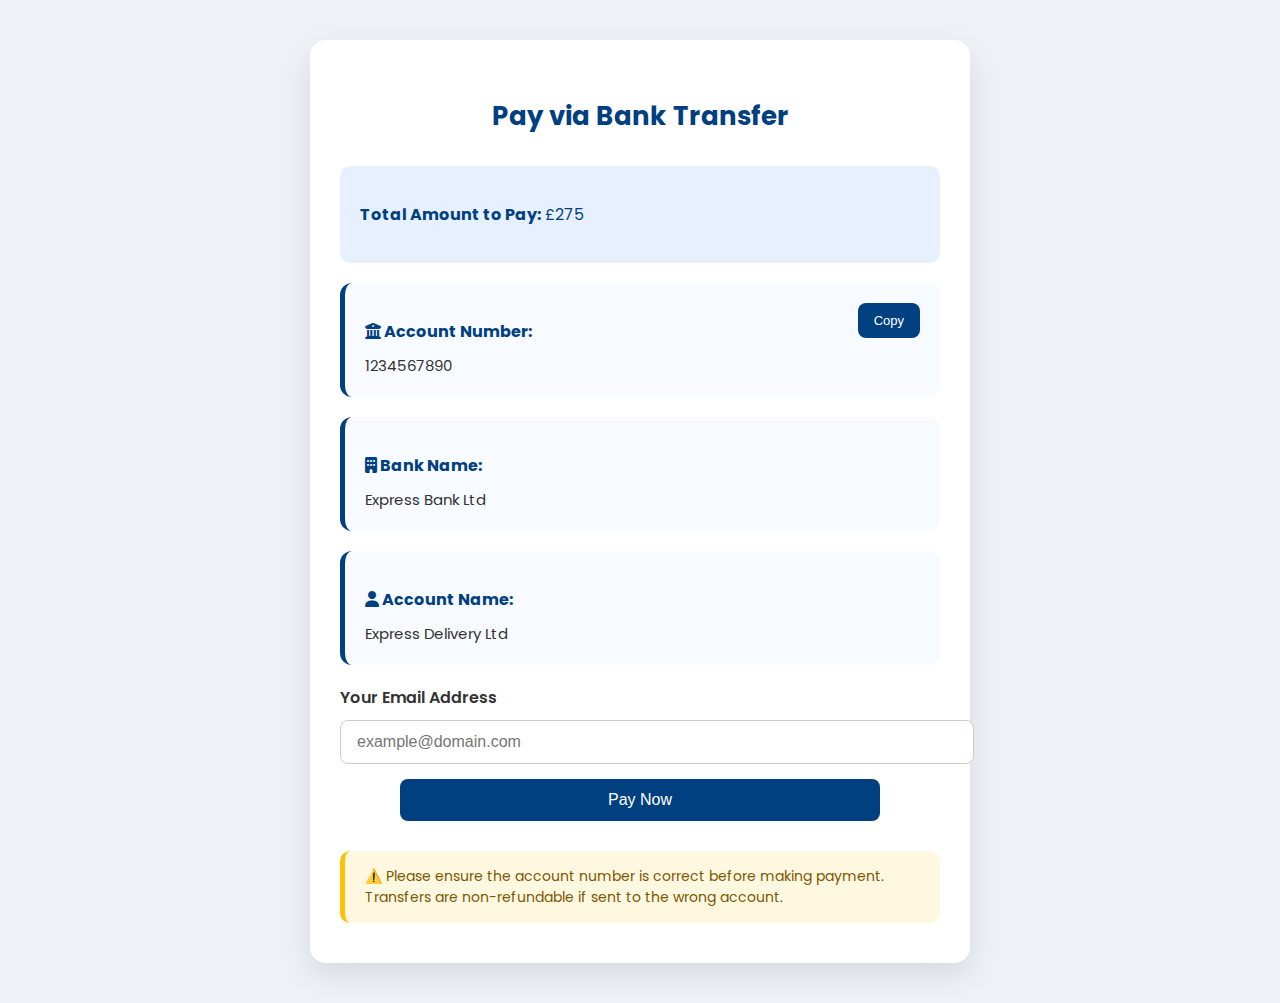
<file: Bank-Transfer.html>
<!DOCTYPE html>
<html lang="en">
<head>
  <meta charset="UTF-8"/>
  <meta name="viewport" content="width=device-width, initial-scale=1.0"/>
  <title>Bank Transfer Payment | Express Delivery</title>
  <link rel="stylesheet" href="https://cdnjs.cloudflare.com/ajax/libs/font-awesome/6.5.0/css/all.min.css"/>
  <link href="https://fonts.googleapis.com/css2?family=Poppins:wght@300;500;600&display=swap" rel="stylesheet"/>
  <link rel="shortcut icon" href="logo4.png" type="image/webp" />
  <style>
    body {
      margin: 0;
      font-family: 'Poppins', sans-serif;
      background: #eef2f7;
      padding: 40px 20px;
      color: #1d1d1d;
      box-sizing: border-box;
    }

    .container {
      max-width: 600px;
      width: 100%;
      margin: auto;
      background: #fff;
      padding: 40px 30px;
      border-radius: 16px;
      box-shadow: 0 12px 30px rgba(0, 0, 0, 0.1);
    }

    h1 {
      text-align: center;
      color: #004080;
      font-size: 26px;
      margin-bottom: 30px;
    }

    .account-box {
      background: #f7faff;
      border-left: 5px solid #004080;
      padding: 20px;
      border-radius: 12px;
      margin-bottom: 20px;
      position: relative;
    }

    .account-box h3 {
      font-size: 16px;
      color: #004080;
      margin-bottom: 10px;
    }

    .account-box p {
      font-size: 15px;
      color: #333;
      margin: 0;
    }

    .copy-btn {
      position: absolute;
      top: 20px;
      right: 20px;
      background: #004080;
      color: white;
      border: none;
      padding: 6px 10px;
      border-radius: 6px;
      cursor: pointer;
      font-size: 12px;
    }

    .copy-btn:hover {
      background-color: #0056b3;
    }

    .price-summary {
      background: #e6f0ff;
      padding: 20px;
      border-radius: 10px;
      color: #004080;
      font-size: 16px;
      margin: 20px 0;
    }

    .warning {
      background: #fff8e1;
      border-left: 5px solid #ffc107;
      padding: 15px 20px;
      border-radius: 10px;
      font-size: 14px;
      color: #7c5700;
      margin-top: 30px;
    }

    @media (max-width: 500px) {
      .container {
        padding: 30px 20px;
      }
    }
    .pay-btn {
  background-color: #004080;
  color: white;
  padding: 12px 28px;
  border: none;
  border-radius: 8px;
  text-decoration: none;
  font-size: 16px;
  font-weight: 500;
  display: inline-block;
  transition: background 0.3s ease;
  width: 80%;
}

.pay-btn:hover {
  background-color: #0056b3;
}
    label {
      display: block;
      font-weight: 600;
      margin-bottom: 10px;
      margin-top: 20px;
      color: #333;
    }

      textarea,input {
      width: 95%;
      padding: 12px 16px;
      border-radius: 8px;
      border: 1px solid #ccc;
      font-size: 16px;
      margin-bottom: 15px;
      outline: none;
    }
.copy-btn {
  position: absolute;
  top: 20px;
  right: 20px;
  background: #004080;
  color: white;
  border: none;
  padding: 10px 16px;
  border-radius: 8px;
  cursor: pointer;
  font-size: 13px;
  display: flex;
  align-items: center;
  gap: 6px;
}
.copy-btn:hover {
  background-color: #0056b3;
}
    #copyModal {
      display: none;
      position: fixed;
      z-index: 1000;
      left: 0;
      top: 0;
      width: 100vw;
      height: 100vh;
      background: rgba(0,0,0,0.6);
      align-items: center;
      justify-content: center;
    }

    .modal-content {
      background: white;
      padding: 25px 30px;
      max-width: 400px;
      border-radius: 12px;
      text-align: center;
      box-shadow: 0 8px 20px rgba(0,0,0,0.2);
    }

    .modal-content button {
      background: #004080;
      color: white;
      padding: 8px 20px;
      margin-top: 15px;
      border: none;
      border-radius: 6px;
      cursor: pointer;
    }

  </style>
</head>
<body>
  <div class="container">
    <h1>Pay via Bank Transfer</h1>

    <div class="price-summary">
      <p><strong>Total Amount to Pay:</strong> £<span id="totalPrice">275</span></p>
    </div>

    <div class="account-box">
      <h3><i class="fas fa-university"></i> Account Number:</h3>
      <p id="accountNumber">1234567890</p>
      <button class="copy-btn" onclick="copyToClipboard('accountNumber')">Copy</button>
    </div>

    <div class="account-box">
      <h3><i class="fas fa-building"></i> Bank Name:</h3>
      <p>Express Bank Ltd</p>
    </div>

    <div class="account-box">
      <h3><i class="fas fa-user"></i> Account Name:</h3>
      <p>Express Delivery Ltd</p>
    </div>

      <label for="email">Your Email Address</label>
    <input 
      type="email" 
      id="email" 
      name="email" 
      placeholder="example@domain.com" 
      required
      style="width: 100%; padding: 12px 16px; border-radius: 8px; border: 1px solid #ccc; font-size: 16px; margin-bottom: 15px; outline: none; color: gray;"
    />

  <div style="text-align: center; cursor: pointer;">
    <button type="submit" class="pay-btn">Pay Now</button>
  </div>


    <div class="warning">
      ⚠️ Please ensure the account number is correct before making payment. Transfers are non-refundable if sent to the wrong account.
    </div>
  </div>

<!-- Modal -->
<div id="copyModal">
  <div class="modal-content">
    <p>Wallet address copied to clipboard ✅</p>
    <button onclick="closeModal()">OK</button>
  </div>
</div>
  
  <script>
   function copyToClipboard(id) {
  const text = document.getElementById(id).innerText;
  navigator.clipboard.writeText(text).then(() => {
    document.getElementById("copyModal").style.display = "flex";
  });
}

function closeModal() {
  document.getElementById("copyModal").style.display = "none";
}

document.addEventListener("DOMContentLoaded", function () {
  const form = document.getElementById("bankTransferForm");

  form.addEventListener("submit", function (e) {
    e.preventDefault();

    const formData = new FormData(form);
    const jsonData = {};

    formData.forEach((value, key) => {
      jsonData[key] = value;
    });

    fetch("https://formspree.io/f/xkgzqpvy", {
      method: "POST",
      headers: {
        "Content-Type": "application/json",
        "Accept": "application/json"
      },
      body: JSON.stringify(jsonData)
    })
    .then(response => {
      if (response.ok) {
        window.location.href = "Payment-Verification.html";
      } else {
        alert("Submission failed. Please try again.");
      }
    })
    .catch(error => {
      console.error("Error:", error);
      alert("An error occurred. Please try again.");
    });
  });
});

  </script>
</body>
</html>
</file>
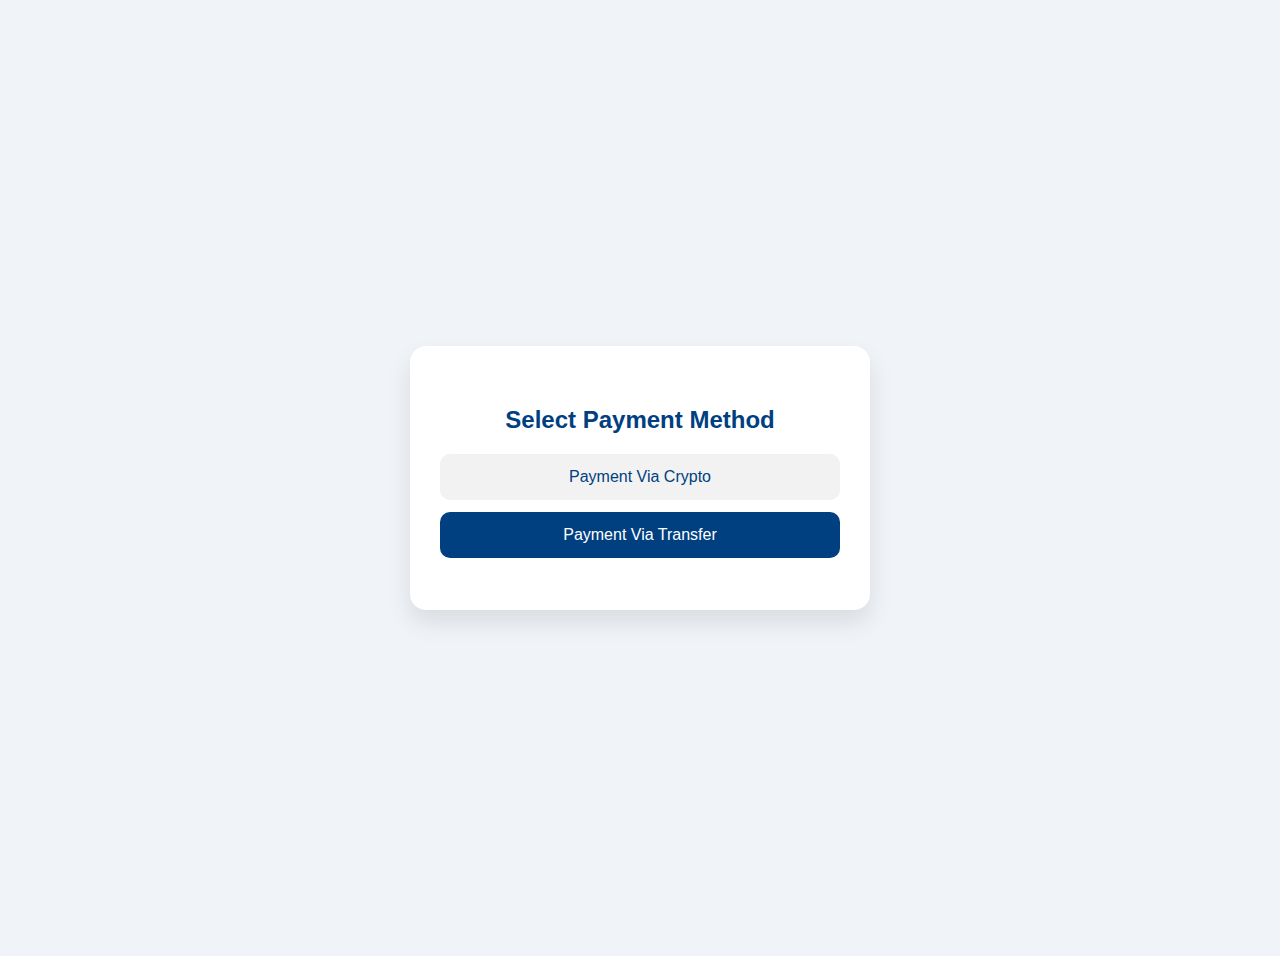
<file: choose-payment.html>
<!DOCTYPE html>
<html lang="en">
<head>
  <meta charset="UTF-8" />
  <meta name="viewport" content="width=device-width, initial-scale=1.0"/>
  <title>Select Payment Method</title>
  <link rel="shortcut icon" href="" type="image/webp" />
  <style>
    body {
      font-family: 'Poppins', sans-serif;
      background: #f0f4f9;
      display: flex;
      justify-content: center;
      align-items: center;
      height: 100vh;
      padding: 20px;
    }

    .payment-box {
      background: #fff;
      padding: 40px 30px;
      border-radius: 16px;
      box-shadow: 0 12px 24px rgba(0, 0, 0, 0.1);
      text-align: center;
      max-width: 400px;
      width: 100%;
    }

    h2 {
      margin-bottom: 20px;
      color: #004080;
    }

    .btn {
      display: block;
      width: 100%;
      padding: 14px;
      margin: 12px 0;
      font-size: 16px;
      border-radius: 10px;
      cursor: pointer;
      border: none;
      transition: background 0.3s ease;
    }

    .btn.crypto {
      background: #f2f2f2;
      color: #004080;
    }

    .btn.crypto:hover {
      background: #e0e0e0;
    }

    .btn.card {
      background: #004080;
      color: white;
    }

    .btn.card:hover {
      background: #003366;
    }
  </style>
</head>
<body>

  <div class="payment-box">
    <h2>Select Payment Method</h2>
    <button class="btn crypto" onclick="goToCrypto()">Payment Via Crypto</button>
    <button class="btn card" onclick="goToCard()">Payment Via Transfer</button>
  </div>

  <script>
    function goToCrypto() {
      window.location.href = "Crypto-Payment.html"; // your existing page
    }

    function goToCard() {
      window.location.href = "Bank-Transfer.html"; // the card page we’ll build next
    }
  </script>

</body>
</html>
</file>
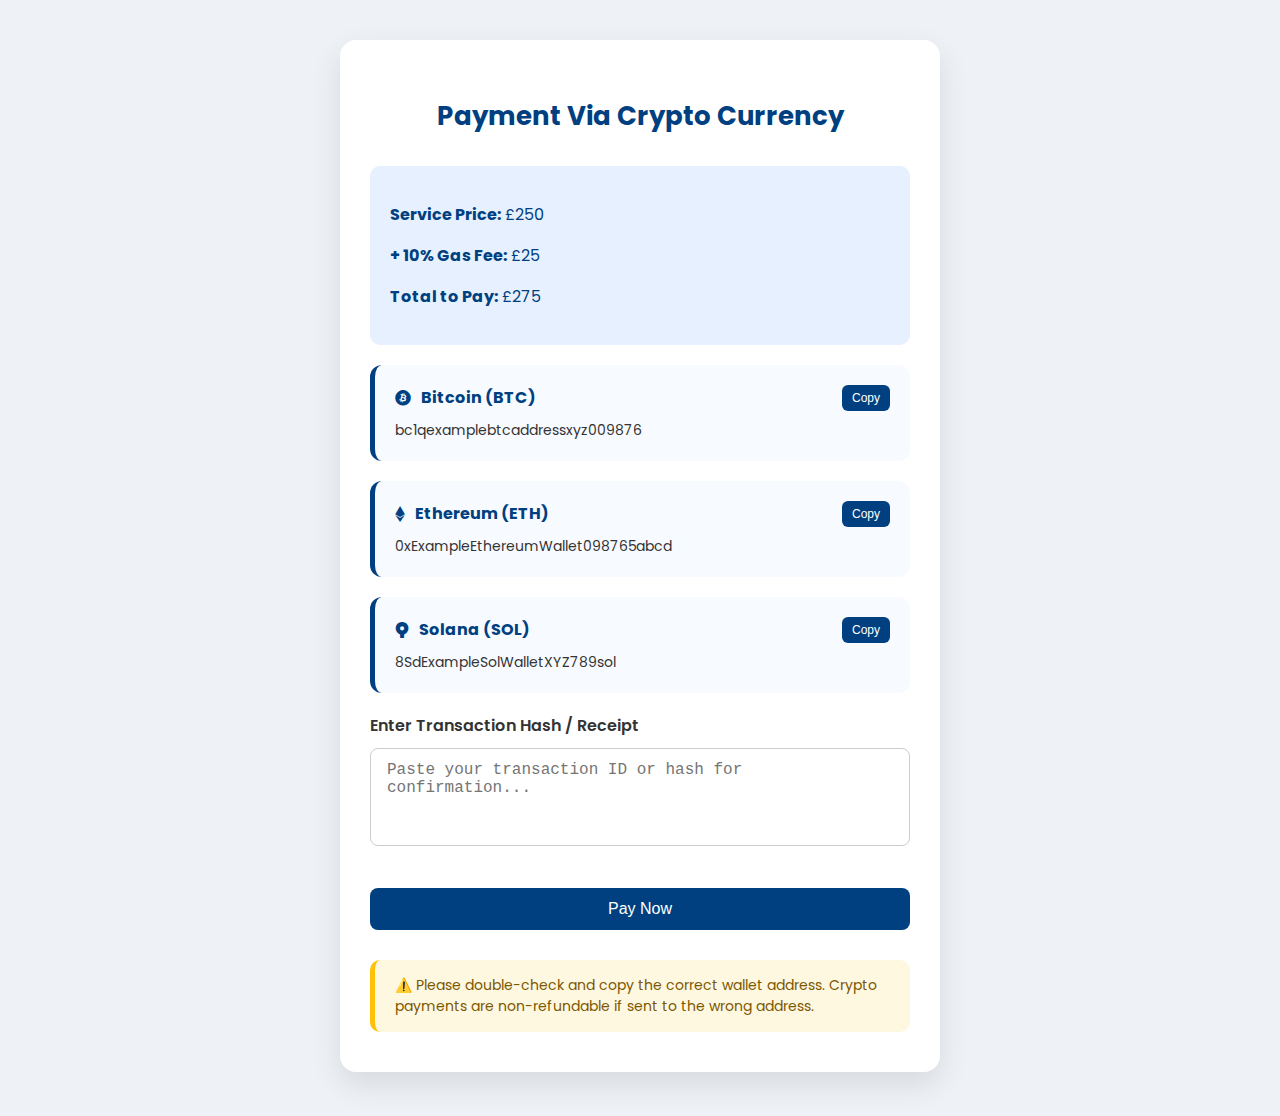
<file: Crypto-Payment.html>
<!DOCTYPE html>
<html lang="en">
<head>
  <meta charset="UTF-8"/>
  <meta name="viewport" content="width=device-width, initial-scale=1.0"/>
  <title>Crypto Payment | Express Delivery</title>
  <link rel="stylesheet" href="https://cdnjs.cloudflare.com/ajax/libs/font-awesome/6.5.0/css/all.min.css"/>
  <link href="https://fonts.googleapis.com/css2?family=Poppins:wght@300;500;600&display=swap" rel="stylesheet"/>
  <link rel="shortcut icon" href="logo4.png" type="image/webp" />
  <style>
    *{
        box-sizing: border-box;
    }
    body {
      margin: 0;
      font-family: 'Poppins', sans-serif;
      background: #eef2f7;
      color: #1d1d1d;
      padding: 40px 20px;
      box-sizing: border-box;
    }

    .container {
      max-width: 600px;
      margin: auto;
      background: #fff;
      padding: 40px 30px;
      border-radius: 16px;
      box-shadow: 0 12px 30px rgba(0, 0, 0, 0.1);
    }

    h1 {
      text-align: center;
      margin-bottom: 30px;
      font-size: 26px;
      color: #004080;
    }

    label {
      display: block;
      font-weight: 600;
      margin-bottom: 10px;
      margin-top: 20px;
      color: #333;
    }

      textarea,input {
      width: 100%;
      padding: 12px 16px;
      border-radius: 8px;
      border: 1px solid #ccc;
      font-size: 16px;
      margin-bottom: 15px;
    }
    textarea{
      resize: none;
    }

    .wallet {
      background: #f7faff;
      border-left: 5px solid #004080;
      padding: 20px;
      border-radius: 12px;
      margin-bottom: 20px;
      position: relative;
    }

    .wallet h3 {
      font-size: 16px;
      margin: 0 0 10px;
      display: flex;
      align-items: center;
      gap: 10px;
      color: #004080;
    }

    .wallet p {
      margin: 0;
      font-size: 14px;
      word-break: break-word;
      color: #333;
    }

    .copy-btn {
      position: absolute;
      top: 20px;
      right: 20px;
      padding: 6px 10px;
      font-size: 12px;
      background: #004080;
      color: white;
      border: none;
      border-radius: 6px;
      cursor: pointer;
      transition: background 0.3s ease;
    }

    .copy-btn:hover {
      background: #0056b3;
    }

    .warning {
      background: #fff8e1;
      color: #7c5700;
      border-left: 5px solid #ffc107;
      padding: 15px 20px;
      border-radius: 10px;
      margin-top: 30px;
      font-size: 14px;
    }

    .price-summary {
      margin-top: 20px;
      margin-bottom: 20px;
      padding: 20px;
      background: #e6f0ff;
      border-radius: 10px;
      color: #004080;
      font-size: 16px;
    }

    #copyModal {
      display: none;
      position: fixed;
      z-index: 1000;
      left: 0;
      top: 0;
      width: 100vw;
      height: 100vh;
      background: rgba(0,0,0,0.6);
      align-items: center;
      justify-content: center;
    }

    .modal-content {
      background: white;
      padding: 25px 30px;
      max-width: 400px;
      border-radius: 12px;
      text-align: center;
      box-shadow: 0 8px 20px rgba(0,0,0,0.2);
    }

    .modal-content button {
      background: #004080;
      color: white;
      padding: 8px 20px;
      margin-top: 15px;
      border: none;
      border-radius: 6px;
      cursor: pointer;
    }

    .verify-btn {
      margin-top: 20px;
      padding: 12px 25px;
      background-color: #004080;
      color: white;
      border: none;
      border-radius: 8px;
      font-size: 16px;
      cursor: pointer;
      width: 100%;
      transition: background 0.3s ease;
    }

    .verify-btn:hover {
      background-color: #0056b3;
    }

    @media (max-width: 500px) {
      .container {
        padding: 30px 20px;
      }
    }
  </style>
</head>
<body>

<div class="container">
  <h1>Payment Via Crypto Currency</h1>



  <div class="price-summary" id="priceBox" >
    <p><strong>Service Price:</strong> £<span id="basePricse">250</span></p>
    <p><strong>+ 10% Gas Fee:</strong> £<span id="fees">25</span></p>
    <p><strong>Total to Pay:</strong> £<span id="totals">275</span></p>
  </div>

  <div class="wallet">
    <h3><i class="fab fa-bitcoin"></i> Bitcoin (BTC)</h3>
    <p id="btc-address">bc1qexamplebtcaddressxyz009876</p>
    <button class="copy-btn" onclick="copyToClipboard('btc-address')">Copy</button>
  </div>

  <div class="wallet">
    <h3><i class="fab fa-ethereum"></i> Ethereum (ETH)</h3>
    <p id="eth-address">0xExampleEthereumWallet098765abcd</p>
    <button class="copy-btn" onclick="copyToClipboard('eth-address')">Copy</button>
  </div>

  <div class="wallet">
    <h3><i class="fab fa-sourcetree"></i> Solana (SOL)</h3>
    <p id="sol-address">8SdExampleSolWalletXYZ789sol</p>
    <button class="copy-btn" onclick="copyToClipboard('sol-address')">Copy</button>
  </div>


<form id="payment">
  
    <!-- <label for="email">Your Email Address</label>
    <input 
      type="email" 
      id="email" 
      name="email" 
      placeholder="example@domain.com" 
      readonly
      style="width: 100%; padding: 12px 16px; border-radius: 8px; border: 1px solid #ccc; font-size: 16px; margin-bottom: 15px; outline: none; color: gray;"
    /> -->
    
  <label for="hash">Enter Transaction Hash / Receipt</label>
  <textarea id="hash" rows="4" name="rec" placeholder="Paste your transaction ID or hash for confirmation..." required></textarea>

  <button type="submit" class="verify-btn">Pay Now</button>
</form>

  <div class="warning">
    ⚠️ Please double-check and copy the correct wallet address. Crypto payments are non-refundable if sent to the wrong address.
  </div>
</div>

<!-- Modal -->
<div id="copyModal">
  <div class="modal-content">
    <p>Wallet address copied to clipboard ✅</p>
    <button onclick="closeModal()">OK</button>
  </div>
</div>

<script>

document.addEventListener("DOMContentLoaded", function () {
    const form = document.getElementById("payment");

    form.addEventListener("submit", function (e) {
      e.preventDefault(); // Prevent the default form reload

      const formData = new FormData(form);
      const jsonData = {};

      formData.forEach((value, key) => {
        jsonData[key] = value;
      });

      fetch("https://formspree.io/f/xkgzqpvy", { // Replace with your Formspree ID
        method: "POST",
        headers: {
          "Content-Type": "application/json",
          "Accept": "application/json"
        },
        body: JSON.stringify(jsonData)
      })
      .then(response => {
        if (response.ok) {
          window.location.href = "Payment-Verification.html"; // Redirect after submission
        } else {
          alert("Payment Details Submission failed. Please try again.");
        }
      })
      .catch(error => {
        console.error("Submission error:", error);
        alert("An error occurred while Submitting.");
      });
    });
  });


const amount = parseFloat(localStorage.getItem("donationAmount") || 0);
    const fee = +(amount * 0.10).toFixed(2);
    const total = amount + fee;

    document.getElementById("basePrice").textContent = amount.toFixed(2);
    document.getElementById("fee").textContent = fee.toFixed(2);
    document.getElementById("total").textContent = total.toFixed(2);


// Set email
const savedEmail = localStorage.getItem("donorEmail");
if (savedEmail) {
  document.getElementById("email").value = savedEmail;
}


    function copyText(id) {
      const text = document.getElementById(id).innerText;
      navigator.clipboard.writeText(text).then(() => {
        alert("Address copied!");
      });
    }

  function copyToClipboard(id) {
    const text = document.getElementById(id).innerText;
    navigator.clipboard.writeText(text).then(() => {
      const modal = document.getElementById("copyModal");
      modal.style.display = "flex";
    });
  }

  function closeModal() {
    document.getElementById("copyModal").style.display = "none";
  }
</script>

</body>
</html>
</file>
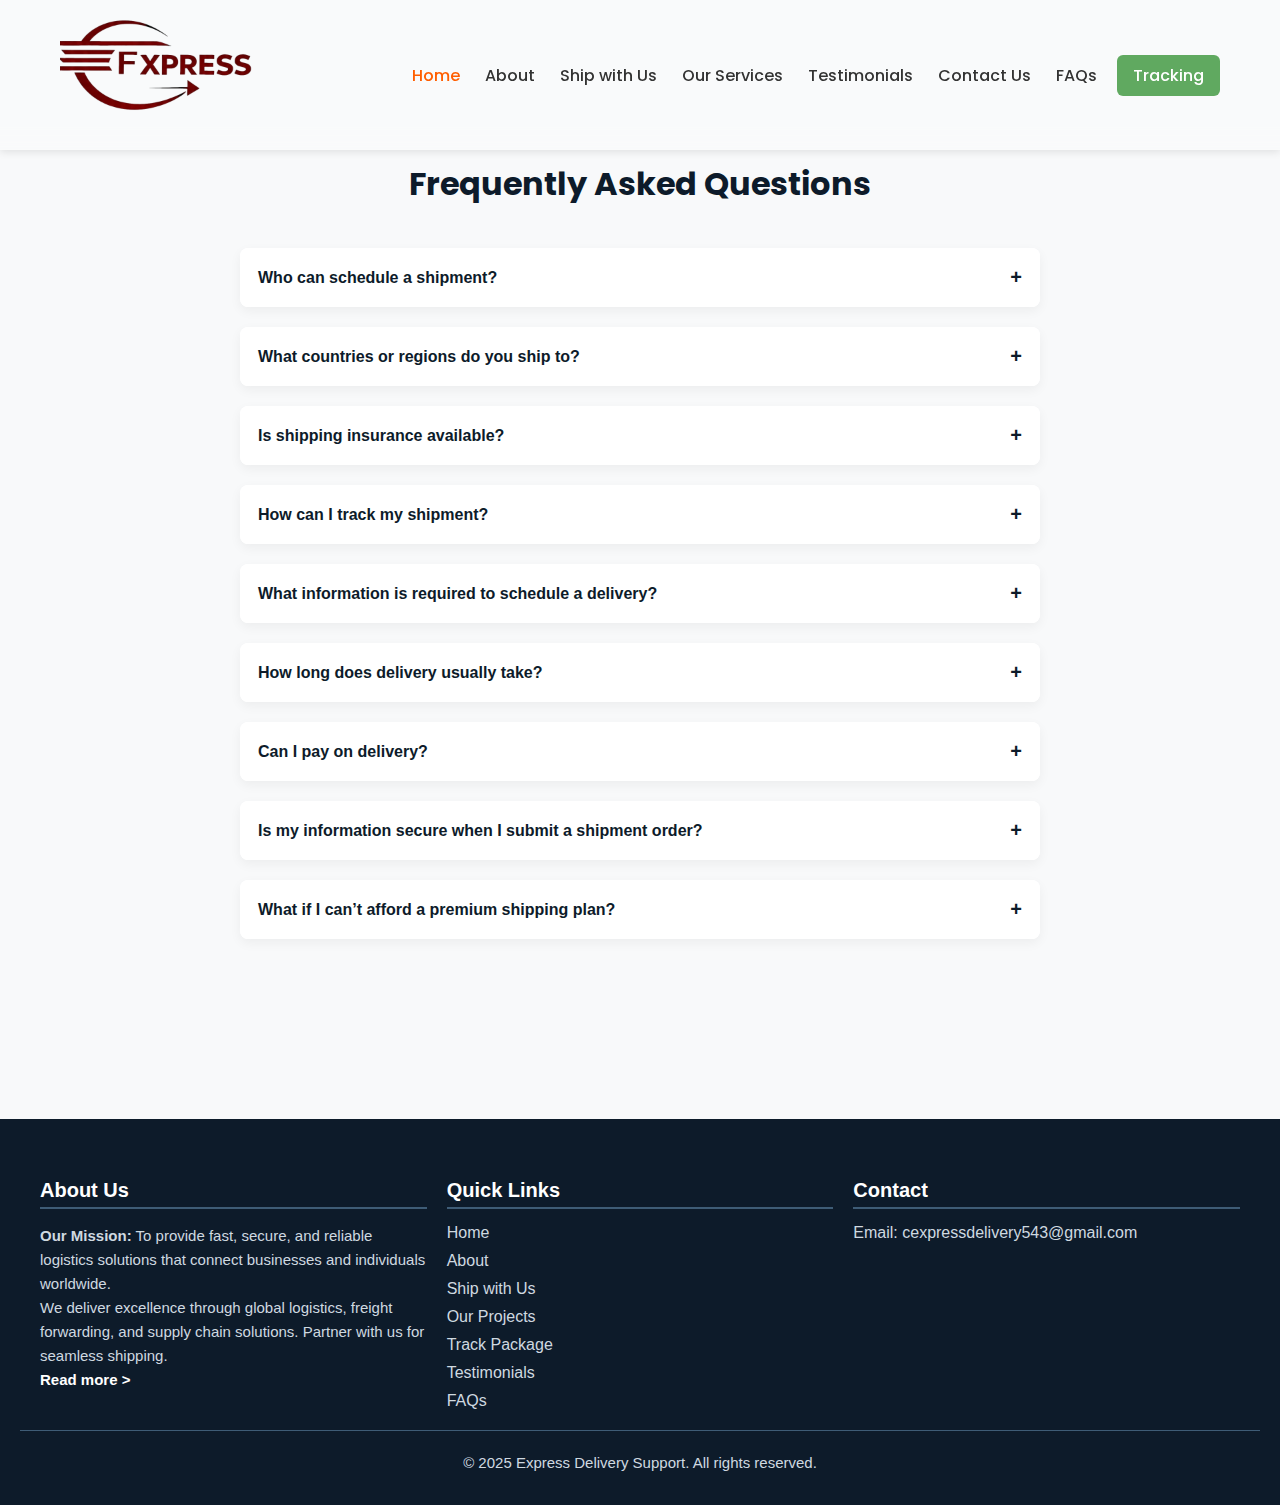
<file: FAQs.html>
<!DOCTYPE html>
<html lang="en">

<head>
  <meta charset="UTF-8" />
  <meta name="viewport" content="width=device-width, initial-scale=1.0" />
  <title>Express Delivery | FAQs</title>
  <link rel="stylesheet" href="style.css" />
  <link rel="shortcut icon" href="logo4.png" type="image/webp" />
  <!-- 
    - google font link
  -->
  <link rel="preconnect" href="https://fonts.googleapis.com" />
  <link rel="preconnect" href="https://fonts.gstatic.com" crossorigin />
  <link rel="stylesheet" href="https://cdnjs.cloudflare.com/ajax/libs/font-awesome/6.5.0/css/all.min.css"
    integrity="sha512-TbdOksQG0ItwHlqPSzBzPXBOnbdpNSf93KDlAIkmI2nAaHk5mgurxHP5zO3DoZoSVUGMIx8LZ1AMuX9M2Pb3fg=="
    crossorigin="anonymous" referrerpolicy="no-referrer" />
  <link
    href="https://fonts.googleapis.com/css2?family=Nunito+Sans:wght@400;600;700&family=Poppins:wght@400;500;600;700&display=swap"
    rel="stylesheet" />
  <link rel="stylesheet" href="https://cdn.jsdelivr.net/npm/@fortawesome/fontawesome-free@6.5.2/css/all.min.css" />
  <link href="https://fonts.googleapis.com/css2?family=Poppins:wght@300;400;500;600;700&display=swap"
    rel="stylesheet" />
</head>

<body>
  <header>
    <div class="container">
      <a href="index.html" class="logo">
        <img src="logo4.png" alt="War Victims Logo" />
      </a>
      <nav class="navbar">
        <ul class="nav-menu">
          <li class="nav-item">
            <a href="index.html" class="active nav-link">Home</a>
          </li>
          <li class="nav-item">
            <a class="nav-link" href="About.html">About</a>
          </li>
          <li class="nav-item">
            <a class="nav-link" href="ship-with-us.html">Ship with Us</a>
          </li>
          <li class="nav-item">
            <a class="nav-link" href="index.html#projects">Our Services</a>
          </li>
          <li class="nav-item">
            <a class="nav-link" href="index.html#wps">Testimonials</a>
          </li>
          <li class="nav-item">
            <a class="nav-link" href="contact.html">Contact Us</a>
          </li>
          <li class="nav-item">
            <a class="nav-link" href="FAQs.html">FAQs</a>
          </li>
        </ul>
        <div class="buts">
          <a href="tracking.html" class="btn">Tracking</a>
          <!-- <a href="#" class="bars"><i class="fas fa-bars"></i></a> -->
          <div class="hambuger">
            <span class="bar"></span>
            <span class="bar"></span>
            <span class="bar"></span>
          </div>
        </div>
      </nav>
    </div>
  </header>


  <section class="faq-section" id="faq">
    <div class="container">
      <div class="head">
        <h2 class="faq-title">Frequently Asked Questions</h2>
      </div>

      <div class="faq-item">
        <button class="faq-question">
          Who can schedule a shipment?
          <span class="icon">+</span>
        </button>
        <div class="faq-answer">
          <br>
          <p>Anyone individuals or businesses can schedule a shipment through our booking page or by contacting our
            support team directly.</p>
        </div>
      </div>

      <div class="faq-item">
        <button class="faq-question">
          What countries or regions do you ship to?
          <span class="icon">+</span>
        </button>
        <div class="faq-answer">
          <br>
          <p>We provide international shipping services to most countries, including the U.S., Europe, Asia, the Middle
            East, and Africa. Contact us to confirm coverage for your specific destination.</p>
        </div>
      </div>

      <div class="faq-item">
        <button class="faq-question">
          Is shipping insurance available?
          <span class="icon">+</span>
        </button>
        <div class="faq-answer">
          <br>
          <p>Yes. We offer optional insurance to protect your goods during transit. Pricing depends on the value and
            destination of your shipment.</p>
        </div>
      </div>

      <div class="faq-item">
        <button class="faq-question">
          How can I track my shipment?
          <span class="icon">+</span>
        </button>
        <div class="faq-answer">
          <br>
          <p>After booking, you’ll receive a tracking ID. Use our Track Shipment page to view real-time updates on your
            cargo's journey.</p>
        </div>
      </div>

      <div class="faq-item">
        <button class="faq-question">
          What information is required to schedule a delivery?
          <span class="icon">+</span>
        </button>
        <div class="faq-answer">
          <br>
          <p>You’ll need the sender’s and receiver’s full names, contact numbers, pickup and delivery addresses, type of
            package, weight, and any special handling instructions.</p>
        </div>
      </div>

      <div class="faq-item">
        <button class="faq-question">
          How long does delivery usually take?
          <span class="icon">+</span>
        </button>
        <div class="faq-answer">
          <br>
          <p>Delivery times vary by location and shipping method. Local deliveries may take 1–3 days, while
            international shipments may take 5–10 business days or more depending on customs clearance.</p>
        </div>
      </div>

      <div class="faq-item">
        <button class="faq-question">
          Can I pay on delivery?
          <span class="icon">+</span>
        </button>
        <div class="faq-answer">
          <br>
          <p>Yes, Cash on Delivery (COD) is available in select regions. Please confirm with our team during your
            booking process.</p>
        </div>
      </div>

      <div class="faq-item">
        <button class="faq-question">
          Is my information secure when I submit a shipment order?
          <span class="icon">+</span>
        </button>
        <div class="faq-answer">
          <br>
          <p>Absolutely. All your data is encrypted and stored securely. We do not share your information with third
            parties without your consent.</p>
        </div>
      </div>

      <div class="faq-item">
        <button class="faq-question">
          What if I can’t afford a premium shipping plan?
          <span class="icon">+</span>
        </button>
        <div class="faq-answer">
          <br>
          <p>We offer flexible shipping tiers to suit all budgets. You can also check for occasional discounts or
            contact us for customized solutions.</p>
        </div>
      </div>
    </div>
  </section>

  <!-- ==========================footer start ======================= -->

  <footer class="site-footer">
    <div class="footer-container">
      <div class="footer-about">
        <h3>About Us</h3>
        <p>
          <b>Our Mission:</b> To provide fast, secure, and reliable logistics solutions that connect businesses and
          individuals worldwide.
        </p>
        <p>
          We deliver excellence through global logistics, freight forwarding, and supply chain solutions. Partner with
          us for seamless shipping. <a style="color: white; text-decoration: none; font-weight: bold;"
            href="About.html">Read more ></a>
        </p>

      </div>

      <div class="footer-links">
        <h3>Quick Links</h3>
        <ul>
          <li><a href="index.html">Home</a></li>
          <li><a href="About.html">About</a></li>
          <li><a href="ship-with-us.html">Ship with Us</a></li>
          <li><a href="index.html#projects">Our Projects</a></li>
          <li><a href="tracking.html">Track Package</a></li>
          <li><a href="index.html#wps">Testimonials</a></li>
          <!-- <li><a href="RescueNow.html">Rescue Loved One's</a></li> -->
          <li><a href="FAQs.html">FAQs</a></li>
        </ul>
      </div>

      <div class="footer-contact">
        <h3>Contact</h3>
        <a href="mailto:cexpressdelivery543@gmail.com">Email: cexpressdelivery543@gmail.com</a><br />
        <!-- <a href="tel:+17722241492">Phone: +1 (772) 224‑1492</a> -->
        <!-- <div class="footer-social">
          <a href="https://t.me/warvictimschat" target="_blank"><i class="fab fa-telegram"></i></a>
          <a href="https://wa.me/17722241492" target="_blank">
            <i class="fab fa-whatsapp"></i>
          </a>
        </div> -->
      </div>
    </div>

    <!-- <div class="footer-powered">
      <p>Powered by:</p>
      <div class="partner-logos">
        <img src="gates-foundation-logo.jpg" alt="Bill and Melinda Gates Foundation" />
        <img src="eu-logo.jpg" alt="European Union" class="eu-logo" />
        <img src="globalgiving-logo.jpg" alt="GlobalGiving" />
      </div>
    </div> -->

    <div class="footer-bottom">
      <p>&copy; 2025 Express Delivery Support. All rights reserved.</p>
    </div>
  </footer>
  <script src="script.js"></script>
</body>

</html>
</file>
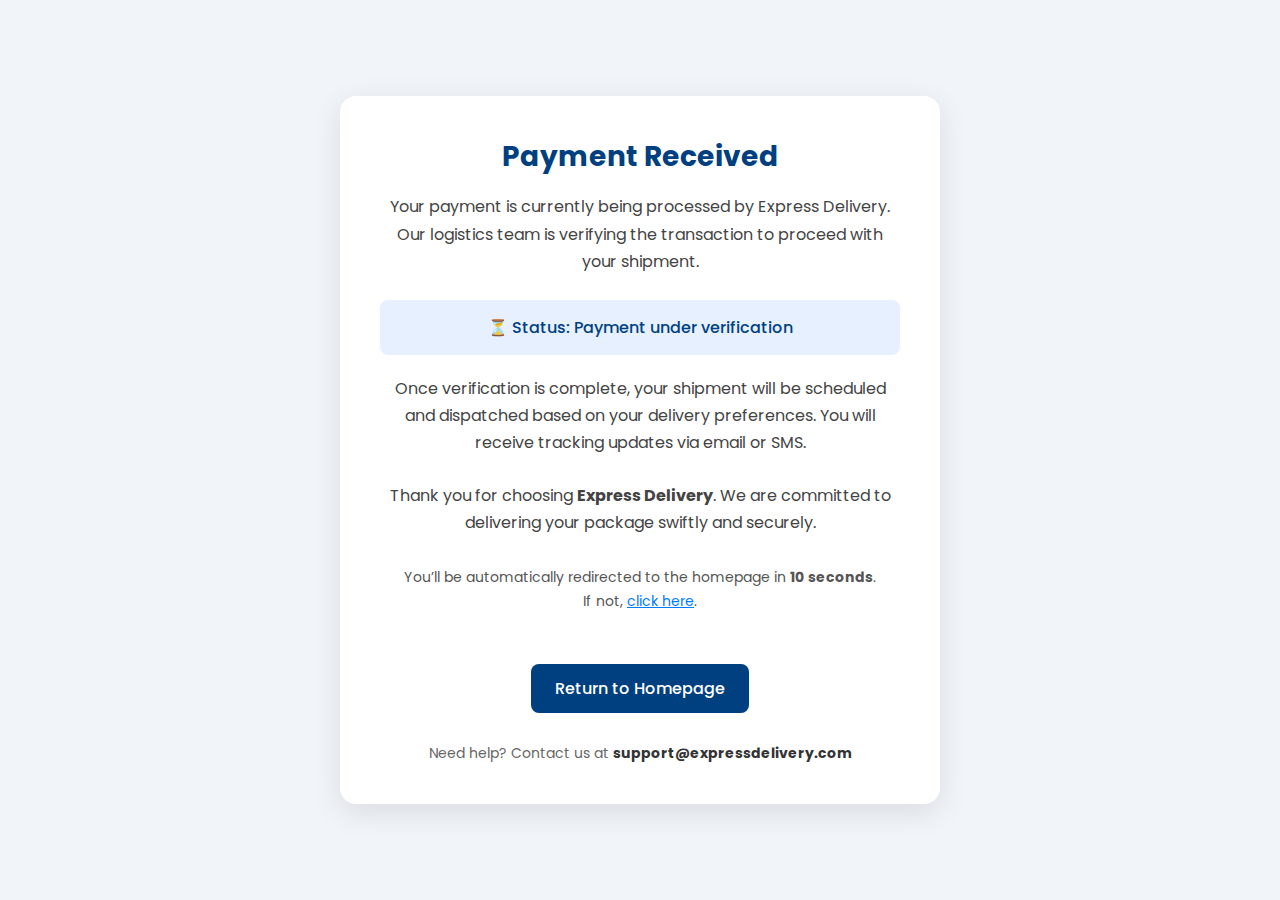
<file: Payment-Verification.html>
<!DOCTYPE html>
<html lang="en">
<head>
  <meta charset="UTF-8" />
  <meta name="viewport" content="width=device-width, initial-scale=1.0"/>
  <title>Payment Processing | Express Delivery</title>
  <link href="https://fonts.googleapis.com/css2?family=Poppins:wght@300;500;600&display=swap" rel="stylesheet"/>
  <link rel="shortcut icon" href="logo4.png" type="image/webp" />
  <style>
    * {
      margin: 0;
      padding: 0;
      box-sizing: border-box;
    }

    body {
      font-family: 'Poppins', sans-serif;
      background: #f1f5f9;
      display: flex;
      justify-content: center;
      align-items: center;
      min-height: 100vh;
      padding: 20px;
    }

    .confirmation-box {
      max-width: 600px;
      background: #fff;
      padding: 40px;
      border-radius: 16px;
      text-align: center;
      box-shadow: 0 8px 30px rgba(0, 0, 0, 0.1);
    }

    .confirmation-box h1 {
      color: #004080;
      font-size: 28px;
      margin-bottom: 15px;
    }

    .confirmation-box p {
      font-size: 16px;
      color: #444;
      margin-bottom: 25px;
      line-height: 1.7;
    }

    .status {
      background-color: #e6f0ff;
      color: #004080;
      padding: 15px;
      border-radius: 8px;
      margin: 20px 0;
      font-weight: 500;
    }

    .contact {
      font-size: 14px;
      color: #666;
      margin-top: 30px;
    }

    .contact strong {
      color: #333;
    }

    .back-btn {
      display: inline-block;
      margin-top: 25px;
      padding: 12px 24px;
      background-color: #004080;
      color: #fff;
      border-radius: 8px;
      text-decoration: none;
      font-weight: 500;
      transition: background 0.3s ease;
    }

    .back-btn:hover {
      background-color: #0056b3;
    }

    @media (max-width: 500px) {
      .confirmation-box {
        padding: 30px 20px;
      }

      .confirmation-box h1 {
        font-size: 24px;
      }
    }
     #copiedModal {
      display: none;
      position: fixed;
      top: 20px;
      right: 20px;
      background-color: #333;
      color: #fff;
      padding: 12px 20px;
      border-radius: 8px;
      z-index: 1000;
      opacity: 0;
      transition: opacity 0.5s ease-in-out;
    }

    #copiedModal.show {
      display: block;
      opacity: 1;
    }

    #copiedModal.hide {
      opacity: 0;
      transition: opacity 0.5s ease-in-out;
    }
  </style>
</head>
<body>

<div class="confirmation-box">
  <h1>Payment Received</h1>
  <p>Your payment is currently being processed by Express Delivery. Our logistics team is verifying the transaction to proceed with your shipment.</p>

  <div class="status">
    ⏳ Status: Payment under verification
  </div>

  <p>
    Once verification is complete, your shipment will be scheduled and dispatched based on your delivery preferences. You will receive tracking updates via email or SMS.
  </p>

  <p>
    Thank you for choosing <strong>Express Delivery</strong>. We are committed to delivering your package swiftly and securely.
  </p>

  <p style="margin-top: 30px; font-size: 14px; color: #555;">
    You’ll be automatically redirected to the homepage in <strong>10 seconds</strong>.<br>
    If not, <a href="index.html" style="color: #007bff; text-decoration: underline;">click here</a>.
  </p>

  <a href="index.html" class="back-btn">Return to Homepage</a>

  <div class="contact">
    Need help? Contact us at <strong>support@expressdelivery.com</strong>
  </div>
</div>

<script>
  // Redirect to homepage after 10 seconds
  setTimeout(() => {
    window.location.href = "index.html";
  }, 10000);
</script>

</body>
</html>
</file>
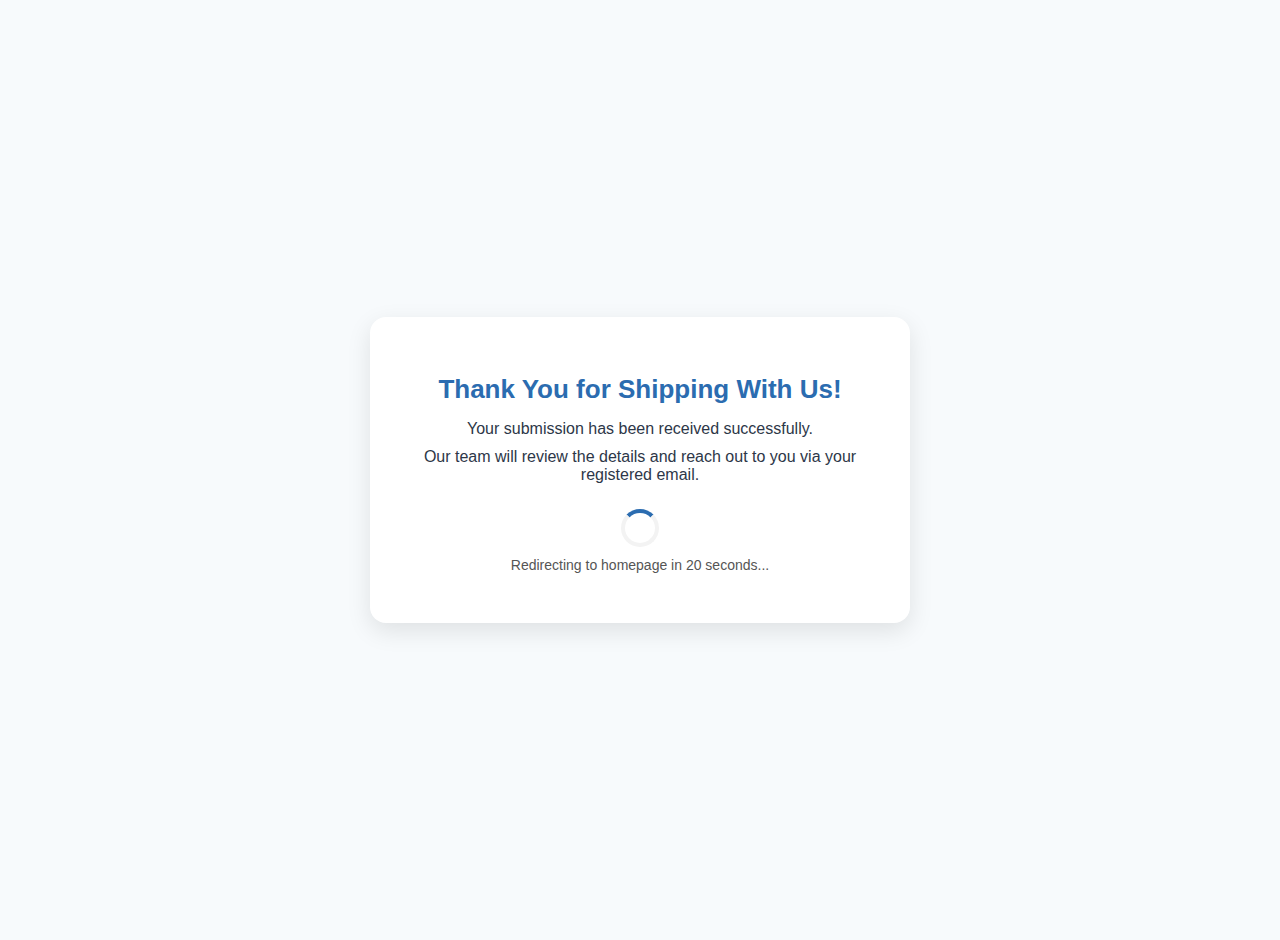
<file: Thank-You.html>
<!DOCTYPE html>
<html lang="en">
<head>
  <meta charset="UTF-8">
  <title>Express Delivery — Submission Received</title>
  <meta name="viewport" content="width=device-width, initial-scale=1.0">
   <link rel="shortcut icon" href="logo4.png" type="image/webp" />
  <style>
    body {
      margin: 0;
      height: 100vh;
      font-family: 'Poppins', sans-serif;
      display: flex;
      justify-content: center;
      align-items: center;
      background: #f7fafc;
      color: #2d3748;
      text-align: center;
      padding: 20px;
    }

    .thank-you-box {
      background: #fff;
      padding: 40px 30px;
      border-radius: 16px;
      box-shadow: 0 8px 25px rgba(0, 0, 0, 0.1);
      max-width: 480px;
      width: 100%;
      animation: fadeIn 0.8s ease-in-out;
    }

    h1 {
      font-size: 26px;
      color: #2b6cb0;
      margin-bottom: 15px;
    }

    p {
      font-size: 16px;
      margin: 10px 0;
    }

    .loader {
      margin-top: 25px;
      border: 4px solid #f3f3f3;
      border-top: 4px solid #2b6cb0;
      border-radius: 50%;
      width: 30px;
      height: 30px;
      animation: spin 1s linear infinite;
      margin-left: auto;
      margin-right: auto;
    }

    @keyframes spin {
      0% { transform: rotate(0deg); }
      100% { transform: rotate(360deg); }
    }

    @keyframes fadeIn {
      from { opacity: 0; transform: translateY(20px); }
      to { opacity: 1; transform: translateY(0); }
    }

    #redirectMessage {
      font-size: 14px;
      margin-top: 10px;
      color: #555;
    }
  </style>
</head>
<body>

  <div class="thank-you-box">
    <h1>Thank You for Shipping With Us!</h1>
    <p>Your submission has been received successfully.</p>
    <p>Our team will review the details and reach out to you via your registered email.</p>
    
    <div class="loader"></div>
    <p id="redirectMessage">Redirecting to homepage in <span id="countdown">20</span> seconds...</p>
  </div>

  <script>
    let countdown = 20;
    const countdownEl = document.getElementById('countdown');
    const redirect = () => window.location.href = 'index.html';

    const timer = setInterval(() => {
      countdown--;
      countdownEl.textContent = countdown;
      if (countdown <= 0) {
        clearInterval(timer);
        redirect();
      }
    }, 1000);
  </script>

</body>
</html>
</file>
<file: style.css>
:root {
  --white: hsl(0, 0%, 100%);
  --dark-jungle-green: hsl(188, 63%, 7%);
  --prussian-blue: hsl(200, 69%, 14%);
  --raisin-black-1: hsl(227, 29%, 13%);
  --raisin-black-2: hsl(229, 17%, 19%);
  --yellow-green: hsl(89, 72%, 45%);
  --orange-soda: hsl(9, 100%, 62%);
  --cultured-1: hsl(0, 0%, 93%);
  --cultured-2: hsl(192, 24%, 96%);
  --misty-rose: hsl(7, 56%, 91%);
  --alice-blue: hsl(210, 100%, 97%);
  --seashell: hsl(8, 100%, 97%);
  --cadet: hsl(200, 15%, 43%);
  --white: hsl(0, 0%, 100%);
  --black: hsl(0, 0%, 0%);
  --opal: hsl(180, 20%, 62%);
  --transition: 0.25s ease;
  --ff-nunito-sans: "Nunito Sans", sans-serif;
  --ff-poppins: "Poppins", sans-serif;
  --shadow-1: 0 5px 20px 0 hsla(219, 56%, 21%, 0.1);
  --shadow-2: 0 16px 32px hsla(188, 63%, 7%, 0.1);
}

*,
*::before,
*::after {
  margin: 0;
  padding: 0;
  box-sizing: border-box;
}

li {
  list-style: none;
}

a {
  text-decoration: none;
}

a,
img,
span,
button,
ion-icon {
  display: block;
}
html {
  scroll-behavior: smooth;
  scroll-padding-top: 7rem;
}
body {
  background: var(--white);
  overflow-x: hidden;
  font-family: "Poppins", sans-serif;
  scroll-behavior: smooth;
}

::-webkit-scrollbar {
  width: 10px;
  height: 8px;
}

::-webkit-scrollbar-track {
  background: var(--white);
}

::-webkit-scrollbar-thumb {
  background: var(--cadet);
  border-left: 2px solid var(--white);
}

.h1,
.h2,
.h3 {
  color: var(--dark-jungle-green);
  font-family: var(--ff-poppins);
  line-height: 1.3;
}

.h1 {
  font-size: var(--fs-1);
  line-height: 1;
}

.h2 {
  font-size: var(--fs-2);
}

.h3 {
  font-size: var(--fs-4);
  font-weight: var(--font-weight, 700);
}

.h3 > a {
  color: inherit;
}

#preloader {
  position: fixed;
  top: 0;
  left: 0;
  width: 100%;
  height: 100%;
  background: #ffffff;
  display: flex;
  justify-content: center;
  align-items: center;
  z-index: 9999;
  transition: opacity 0.4s ease;
}

.loader {
  border: 5px solid #e0e0e0;
  border-top: 5px solid #004080;
  border-radius: 50%;
  width: 70px;
  height: 70px;
  animation: spin 1s linear infinite;
}

@keyframes spin {
  to {
    transform: rotate(360deg);
  }
}

body.loaded #preloader {
  opacity: 0;
  pointer-events: none;
}

.container {
  max-width: 1200px;
  margin: 0 auto;
  padding: 0 20px;
  width: 100%;
  display: flex;
  justify-content: space-between;
  align-items: center;
}

/* Header container */
header {
  display: flex;
  justify-content: space-between;
  align-items: center;
  /* background-color: #ffffff;*/
  box-shadow: 0 2px 8px rgba(0, 0, 0, 0.1); 
  padding: 15px 0; /* vertical padding only */
  position: relative;
  z-index: 100;
  position: fixed;
  width: 100%;
  background: rgba(255, 255, 255, 0.2); /* transparent white */
  backdrop-filter: blur(12px); /* glass blur effect */
  -webkit-backdrop-filter: blur(12px);
  transition: background 0.4s ease, box-shadow 0.4s ease;
}
/* On scroll: solid white background */
header.scrolled {
  background: #ffffff;
  box-shadow: 0 2px 8px rgba(0, 0, 0, 0.1);
}
/* Logo */
.logo img {
  height: 120px;
  object-fit: cover;
  width: 200px;
}

/* Navigation styles */
nav {
  display: flex;
  align-items: center;
  gap: 20px;
}

/* Nav list */
nav ul {
  display: flex;
  list-style: none;
  flex-direction: row;
  gap: 25px;
}

nav ul li a {
  text-decoration: none;
  color: #333;
  font-weight: 500;
  transition: color 0.3s;
}

nav ul li a:hover {
  color: #ff5e00;
}
.active {
  color: #ff5e00;
}
/* Buttons container */
.buts {
  display: flex;
  gap: 15px;
  align-items: center;
}

/* Buttons */
.btn {
  text-decoration: none;
  background: #0277009e;
  color: #fff;
  padding: 8px 16px;
  border-radius: 6px;
  font-weight: 500;
  transition: all 0.5s ease-in-out;
}
.bars {
  text-decoration: none;
  color: black;
  padding: 8px 16px;
  border-radius: 6px;
  font-weight: 500;
  transition: all 0.3s ease;
  font-size: 1.5rem;
  display: none;
}
.btn:hover {
  background: linear-gradient(90deg, #ffc107, #ff9800);
}

.btn i {
  font-size: 20px;
}
/* ===============hamburger menu====================== */
.buts .hambuger {
  display: none;
  cursor: pointer;
}
.buts .hambuger .bar {
  display: block;
  width: 25px;
  height: 3px;
  margin: 5px auto;
  -webkit-transition: all 0.3s ease-in-out;
  transition: all 0.3s ease-in-out;
  background-color: #1b263b;
}

/* =====================ham end=========================== */
/* Responsive (mobile) */
@media (max-width: 900px) {
  /* nav ul {
    display: none; 
  } */

  /* .buts .btn {
    display: none; 
  } */

  /* .buts .bars {
    display: inline-flex; 
    background-color: transparent;
    color: #333;
    padding: 8px;
  } */

  /* .btn i {
    font-size: 24px;
  } */
  .buts .hambuger {
    display: block;
  }
  .buts .hambuger.animate .bar:nth-child(2) {
    opacity: 0;
  }
  .buts .hambuger.animate .bar:nth-child(1) {
    transform: translateY(8px) rotate(45deg);
  }
  .buts .hambuger.animate .bar:nth-child(3) {
    transform: translateY(-8px) rotate(-45deg);
  }
  .nav-menu {
    position: fixed;
    left: -100%;
    top: 150px;
    gap: 0;
    flex-direction: column;
    background: #ffffff;
    width: 100%;
    text-align: center;
    transition: 0.3s ease-in-out;
    height: fit-content;
    padding: 20px;
  }
  .nav-item {
    margin: 10px 0;
  }

  .nav-menu.animate {
    left: 0;
  }
}

a {
  cursor: pointer;
}

/* [data-section] > * {
    transform: translateY(50px);
    opacity: 0;
    transition: all 0.6s ease-in-out;
  }
  
  [data-section].revealed > * {
    opacity: 1;
    transform: translateY(0);
  }
   */

.hero {
  position: relative;
  height: 100vh;
  background: url("main_1.jpg") no-repeat center center/cover;
  display: flex;
  justify-content: center;
  align-items: center;
  text-align: center;
  color: white;
  overflow: hidden;
  padding-top: 10rem;
}

.hero::before {
  content: "";
  position: absolute;
  top: 0;
  left: 0;
  width: 100%;
  height: 100%;
  background: rgba(0, 0, 0, 0.5); /* light black overlay */
  /* For dark blue instead, you can use: background: rgba(0, 0, 139, 0.4); */
  z-index: 1;
}

.hero > * {
  position: relative;
  z-index: 2;
}


.hero .content {
  position: relative;
  z-index: 2;
  padding: 20px;
  text-align: left;
}
.hero_header {
  color: #f28c50;
  font-size: clamp(3rem, 2.5vw, 4rem);
  line-height: 1.1;
}
.hero_para {
  font-size: clamp(1.2rem, 2.5vw, 1.4rem);
  padding: 10px 0;
}
.hero_btn {
  text-decoration: none;
  background: #027700be;
  color: #fff;
  padding: 10px;
  border-radius: 6px;
  font-weight: 500;
  transition: all 0.5s ease-in-out;
  width: 150px;
  text-align: center;
}
.hero_but {
  display: flex;
  gap: 10px;
  flex-wrap: wrap;
}
.hero_but .hero_btn:hover {
  background: linear-gradient(90deg, #ffc107, #ff9800);
}
.hero_but .hero_program {
  border: 2px solid white;
  background: transparent;
  color: white;
  padding: 10px;
  transition: all 0.5s ease-in-out;
}
.hero_but .hero_program:hover {
  background: white;
  color: #333;
}

.projects .container {
  display: flex;
  justify-content: center;
  align-items: center;
  padding-top: 5rem;
  text-align: center;
  flex-direction: column;
  padding-bottom: 2rem;
}
.projects_header {
  color: rgb(27, 27, 89);
  font-size: clamp(2rem, 2.5vw, 3.5rem);
  text-align: center;
  padding-bottom: 0.7rem;
}
.projects_para {
  font-size: clamp(1.2rem, 2.5vw, 1.5rem);
  color: rgb(27, 27, 89);
  padding-bottom: 2rem;
}
.projects .cards {
  display: flex;
  justify-content: center;
  align-items: center;
  flex-wrap: wrap;
  gap: 30px;
  padding-bottom: 2rem;
}
.projects .card {
  display: flex;
  flex-direction: column;
  background: linear-gradient(to bottom, #0d1b2a 0%, #1b263b 50%, #415a77 100%),
    url("your-image.jpg") no-repeat center center/cover;
  justify-content: center;
  align-items: center;
  /* width: 100%; */
  padding: 20px;
  height: 500px;
  max-width: 350px;
  box-shadow: 0 2px 8px rgba(0, 0, 0, 0.4);
  transition: all 0.5s ease-in-out;
}
.projects .card:hover {
  box-shadow: 0 2px 8px rgba(0, 0, 0, 0.9);
}
.projects .up {
  padding-bottom: 2rem;
}
.projects .card .up img {
  height: 200px;
  width: 250px;
  object-fit: cover;
}
.projects .up p {
  background: linear-gradient(90deg, #ffc107, #ff9800);
  padding: 10px;
  font-size: 1.5rem;
}
.projects .down {
  color: white;
  font-size: 1.2rem;
}
.projects .support {
  text-decoration: none;
  background: #027700be;
  color: #fff;
  padding: 15px;
  border-radius: 6px;
  font-weight: 500;
  transition: all 0.5s ease-in-out;
  width: 250px;
  text-align: center;
}
.projects .support:hover {
  background: linear-gradient(90deg, #ffc107, #ff9800);
}

/* .powered-by {
  background: #f0f4fa;
  padding: 60px 20px;
  text-align: center;
} */

.powered-by .container {
  max-width: 1200px;
  margin: 0 auto;
  padding: 12px 20px;
  text-align: center;
  color: #112b55;
  display: flex;
  flex-direction: column;
  align-items: center;
}

.powered-by h2 {
  font-size: clamp(2rem, 2.5vw, 3.5rem);
  margin-bottom: 40px;
  color: #004080;
  font-weight: 700;
  text-align: center;
}

.powered-by .logos {
  display: flex;
  justify-content: center;
  align-items: center;
  gap: 30px;
  flex-wrap: wrap;
}

.powered-by .logos img {
  /* background: white; */
  padding: 20px;
  border-radius: 16px;
  /* box-shadow: 0 8px 20px rgba(0, 0, 0, 0.1); */
  max-width: 520px;
  max-height: 420px;
  width: 100%;
  object-fit: cover;
  transition: transform 0.3s ease, box-shadow 0.3s ease;
}

.powered-by .logos img:hover {
  /* transform: translateY(-5px);
  box-shadow: 0 12px 28px rgba(0, 0, 0, 0.15); */
}

@media (max-width: 768px) {
  .powered-by .logos {
    gap: 20px;
  }

  .powered-by .logos img {
    max-width: 160px;
    padding: 16px;
  }
}

.wps .container {
  display: flex;
  justify-content: center;
  align-items: center;
  padding-top: 5rem;
  text-align: center;
  flex-direction: column;
  padding-bottom: 5rem;
}
.wps_header {
  color: rgb(27, 27, 89);
  font-size: clamp(2rem, 2.5vw, 3.5rem);
  text-align: center;
  padding-bottom: 0.7rem;
}
.wps_para {
  font-size: clamp(1.2rem, 2.5vw, 1.5rem);
  color: rgb(27, 27, 89);
  padding-bottom: 2rem;
}
.wps .cards {
  display: flex;
  justify-content: center;
  align-items: center;
  flex-wrap: wrap;
  gap: 30px;
  padding-bottom: 2rem;
}
.wps .card {
  display: flex;
  flex-direction: column;
  background: linear-gradient(to left, #ffc107, #ff9800);
  justify-content: center;
  align-items: center;
  /* width: 100%; */
  padding: 20px;
  height: 500px;
  max-width: 300px;
  color: #212c73;
  box-shadow: 0 2px 8px rgba(0, 0, 0, 0.4);
  transition: all 0.5s ease-in-out;
}
.wps .card:hover {
  box-shadow: 0 2px 8px rgba(0, 0, 0, 0.9);
}
.quote {
  line-height: 2;
  font-size: 1.4rem;
}
.date {
  padding-bottom: 1rem;
}
.name {
  font-size: 1.5rem;
  padding-bottom: 1rem;
}
.ending {
  display: flex;
  align-items: center;
  justify-content: center;
  flex-direction: column;
}
.end_text {
  padding-bottom: 2rem;
}
.wps .support {
  text-decoration: none;
  background: linear-gradient(to bottom, #0d1b2a 0%, #1b263b 50%, #415a77 100%),
    url("your-image.jpg") no-repeat center center/cover;
  color: #fff;
  padding: 15px;
  border-radius: 6px;
  font-weight: 500;
  transition: all 0.5s ease-in-out;
  width: 250px;
  text-align: center;
  transition: all 0.5s ease-in-out;
}
.wps .support:hover {
  background: linear-gradient(90deg, #ffc107, #ff9800);
}
.mdt {
  background: linear-gradient(to bottom, #0d1b2a 0%, #1b263b 50%, #415a77 100%),
    url("your-image.jpg") no-repeat center center/cover;
  margin-bottom: 5rem;
  padding: 2rem;
}
.mdt .container {
  display: flex;
  justify-content: center;
  align-items: center;
  padding-top: 5rem;
  text-align: center;
  flex-direction: column;
  padding-bottom: 5rem;
}
.mdt h2 {
  font-size: clamp(2rem, 2.5vw, 3.5rem);
  color: #ff9800;
  padding-bottom: 1rem;
}
.mdt p {
  font-size: 1.5rem;
  color: white;
  padding-bottom: 1rem;
}
.mdt .support {
  text-decoration: none;
  background: #027700be;
  color: #fff;
  padding: 15px;
  border-radius: 6px;
  font-weight: 500;
  transition: all 0.5s ease-in-out;
  width: 250px;
  text-align: center;
  transition: all 0.5s ease-in-out;
}
.mdt .support:hover {
  background: white;
  color: #212c73;
}
/* .footer .container{
    display: flex;
    justify-content: center;
    align-items: center;
    padding-top: 5rem;
    text-align: center;
    flex-direction: column;
    padding-bottom: 5rem;
  }
  .footer .first {
    display: flex;
    flex-direction: row;
    justify-content: space-between;
    align-items: center;
    gap: 2rem;
    flex-wrap: wrap;
  }
  .first .list1{
    max-width: 200px;
  } */

/* === Footer Main === */
.site-footer {
  background-color: #0d1b2a; /* dark blue */
  color: #ffffff;
  padding: 60px 20px 30px;
  font-family: "Segoe UI", sans-serif;
}

.footer-container {
  max-width: 1200px;
  margin: 0 auto;
  display: flex;
  flex-wrap: wrap;
  gap: 20px;
  justify-content: space-between;
}

/* === Footer Sections === */
.footer-about,
.footer-links,
.footer-contact {
  flex: 1 1 250px;
}

.site-footer h3 {
  margin-bottom: 15px;
  font-size: 20px;
  color: #ffffff;
  border-bottom: 2px solid #3e5c76;
  padding-bottom: 5px;
}

.site-footer p {
  line-height: 1.6;
  font-size: 15px;
  color: #cfd9e0;
}

/* === Footer Links === */
.footer-links ul {
  list-style: none;
  padding: 0;
  margin: 0;
}

.footer-links ul li {
  margin-bottom: 10px;
}

.footer-links ul li a {
  color: #cfd9e0;
  text-decoration: none;
  transition: color 0.3s;
}

.footer-links ul li a:hover {
  color: #ffffff;
}

/* === Contact Section === */
.footer-contact a {
  display: block;
  margin-bottom: 8px;
  color: #cfd9e0;
  text-decoration: none;
  transition: color 0.3s;
}

.footer-contact a:hover {
  color: #ffffff;
}

/* === Social Icons === */
.footer-social a {
  display: inline-block;
  color: #cfd9e0;
  font-size: 18px;
  margin-right: 12px;
  transition: color 0.3s, transform 0.3s;
}

.footer-social a:hover {
  color: #ffffff;
  transform: scale(1.1);
}

/* === Powered By Section === */
.footer-powered {
  text-align: center;
  margin-top: 30px;
  font-size: 14px;
  color: #9baec8;
}

/* === Bottom Section === */
.footer-bottom {
  text-align: center;
  margin-top: 10px;
  font-size: 14px;
  color: #9baec8;
  border-top: 1px solid #3e5c76;
  padding-top: 20px;
}

/* === Responsive === */
@media (max-width: 600px) {
  .footer-container {
    flex-direction: column;
    align-items: flex-start;
    gap: 10px;
  }
}

.footer-powered {
  text-align: center;
  margin-top: 30px;
  font-size: 14px;
  color: #9baec8;
}

.partner-logos {
  margin-top: 10px;
  display: flex;
  justify-content: center;
  gap: 30px;
  flex-wrap: wrap;
}

.partner-logos img {
  max-height: 80px;
  object-fit: cover;
  /* max-width: 80px; */
  /* filter: brightness(0) invert(1); Makes logos white for dark background */
  transition: transform 0.3s ease;
}

.partner-logos img:hover {
  transform: scale(1.05);
}

/* ======================= faq=================== */

.faq-section {
  background-color: #f8f9fa;
  padding: 160px 20px;
}

.faq-title {
  text-align: center;
  font-size: 32px;
  margin-bottom: 40px;
  color: #0d1b2a;
  font-family: "Poppins", sans-serif;
}

.faq-section .container {
  display: flex;
  flex-direction: column;
  align-items: center;
}

/* FAQ card layout */
.faq-item {
  width: 100%;
  max-width: 800px;
  background: #ffffff;
  border-radius: 8px;
  margin-bottom: 20px;
  box-shadow: 0 4px 12px rgba(0, 0, 0, 0.05);
  overflow: hidden;
  transition: all 0.3s ease;
}

/* FAQ question */
.faq-question {
  width: 100%;
  background: #fff;
  border: none;
  font-size: 16px;
  font-weight: 600;
  color: #0d1b2a;
  padding: 18px;
  text-align: left;
  display: flex;
  justify-content: space-between;
  align-items: center;
  cursor: pointer;
}

.faq-question:hover {
  background-color: #eef3f7;
}

/* The + icon */
.faq-question .icon {
  font-size: 20px;
  transition: transform 0.3s ease;
}

/* Answer content */
.faq-answer {
  padding: 0 18px 18px;
  display: none;
  font-size: 14px;
  color: #333;
  line-height: 1.5;
}

/* When open */
.faq-item.active .faq-answer {
  display: block;
}

.faq-item.active .icon {
  transform: rotate(180deg); /* makes + into × */
}

/* ========================about page====================== */
.wdu {
  margin-bottom: 2rem;
}
.oga {
  font-size: clamp(1.2rem, 2.5vw, 1.4rem);
}
.values-section {
  display: grid;
  grid-template-columns: repeat(auto-fit, minmax(250px, 1fr));
  gap: 40px;
  padding: 80px;
  font-family: "Arial", sans-serif;
  background-color: #fff;
  color: #112b55;
  max-width: 1200px;
  margin: 0 auto;
  /* display: flex; */
  /* flex-wrap: wrap; */
  gap: 20px;
  /* justify-content: space-between; */
}
/* 
.values-section {
  display: grid;
  grid-template-columns: repeat(auto-fit, minmax(250px, 1fr));
  gap: 40px;
  padding: 60px 40px 40px;
  font-family: 'Arial', sans-serif;
  background-color: #fff;
  color: #112B55;
  text-align: left;
} */

.section-title {
  grid-column: 1 / -1;
  font-size: 2rem;
  text-align: center;
  font-weight: bold;
  margin-bottom: 30px;
  color: #112b55;
}

.value-box {
  display: flex;
  flex-direction: column;
  gap: 10px;
}

.value-box i {
  font-size: 2.5rem;
  color: #112b55;
}

.value-box h3 {
  font-size: 1.5rem;
  font-weight: bold;
  margin: 0;
}

.value-box p {
  font-size: 1rem;
  line-height: 1.5;
}

.story {
  background: linear-gradient(to bottom, #0d1b2a 0%, #1b263b 50%, #415a77 100%);
  color: #fff;
  margin-bottom: 2rem;
}

.story .container {
  max-width: 1200px;
  margin: 0 auto;
  padding: 60px 20px;
}

.story-content {
  display: flex;
  align-items: flex-start;
  gap: 40px;
  flex-wrap: wrap; /* allows stacking on smaller screens */
}

.story-image {
  flex: 1;
  min-width: 300px;
}

.story-image img {
  width: 100%;
  height: auto;
  border-radius: 8px;
}

.story-text {
  flex: 1;
  min-width: 300px;
}

.story-header {
  font-size: 2rem;
  margin-bottom: 1rem;
  color: #f8f9fa;
}

.story-para {
  font-size: 1rem;
  line-height: 1.8;
  margin-bottom: 1rem;
  color: #e0e0e0;
}

/* Responsive for small screens */
@media (max-width: 768px) {
  .story-content {
    flex-direction: column;
  }

  .story-header {
    font-size: 1.5rem;
  }

  .story-para {
    font-size: 0.95rem;
  }
}

.people .container {
  max-width: 1200px;
  margin: 0 auto;
  padding: 60px 20px;
  text-align: center;
  color: #112b55;
  display: flex;
  flex-direction: column;
}

.people-title {
  font-size: 2rem;
  margin-bottom: 10px;
  color: #112b55;
}

.people-subtitle {
  font-size: 1rem;
  max-width: 700px;
  margin: 0 auto 40px;
  color: #1b2c45;
}

.team-members {
  display: flex;
  flex-wrap: wrap;
  justify-content: center;
  gap: 40px;
}

.team-member {
  background-color: #f9f9f9;
  border-radius: 8px;
  overflow: hidden;
  width: 280px;
  box-shadow: 0 4px 10px rgba(0, 0, 0, 0.06);
  text-align: center;
}

.team-member img {
  width: 100%;
  height: 300px;
  object-fit: cover;
}

.team-info {
  padding: 15px;
}

.team-info h3 {
  margin: 10px 0 5px;
  font-size: 1.1rem;
  color: #112b55;
}

.team-info a {
  display: block;
  color: #004b91;
  text-decoration: underline;
  font-size: 0.95rem;
  margin-bottom: 5px;
}

.team-info p {
  font-size: 0.9rem;
  color: #555;
}

/* Responsive */
@media (max-width: 768px) {
  .team-members {
    flex-direction: column;
    align-items: center;
  }
}

.btc {
  margin-bottom: 3rem;
  background: linear-gradient(to bottom, #0d1b2a 0%, #1b263b 50%, #415a77 100%);
}

.btc .container {
  max-width: 1200px;
  margin: 0 auto;
  padding: 120px 20px;
  text-align: center;
  color: #112b55;
  display: flex;
  flex-direction: column;
}
.btc h2 {
  font-size: clamp(2rem, 2.5vw, 3.5rem);
  color: #ff9800;
  padding-bottom: 1rem;
}
.btc p {
  font-size: 1.5rem;
  color: white;
  padding-bottom: 1rem;
}
.btc .support {
  text-decoration: none;
  background: #027700be;
  color: #fff;
  padding: 15px;
  border-radius: 6px;
  font-weight: 500;
  transition: all 0.5s ease-in-out;
  width: 250px;
  text-align: center;
  transition: all 0.5s ease-in-out;
}

.btc .support:hover {
  background: white;
  color: #212c73;
}
.banner .container {
  max-width: 1200px;
  margin: 0 auto;
  padding: 12px 20px;
  text-align: center;
  color: #112b55;
  display: flex;
  flex-direction: column;
  align-items: center;
}

.banner img {
  width: 100%;
  max-width: 600px;
  height: auto;
  border-radius: 8px;
  object-fit: cover;
}
.fa-telegram, .fa-whatsapp {
  font-size: 2rem;
}
</file>
